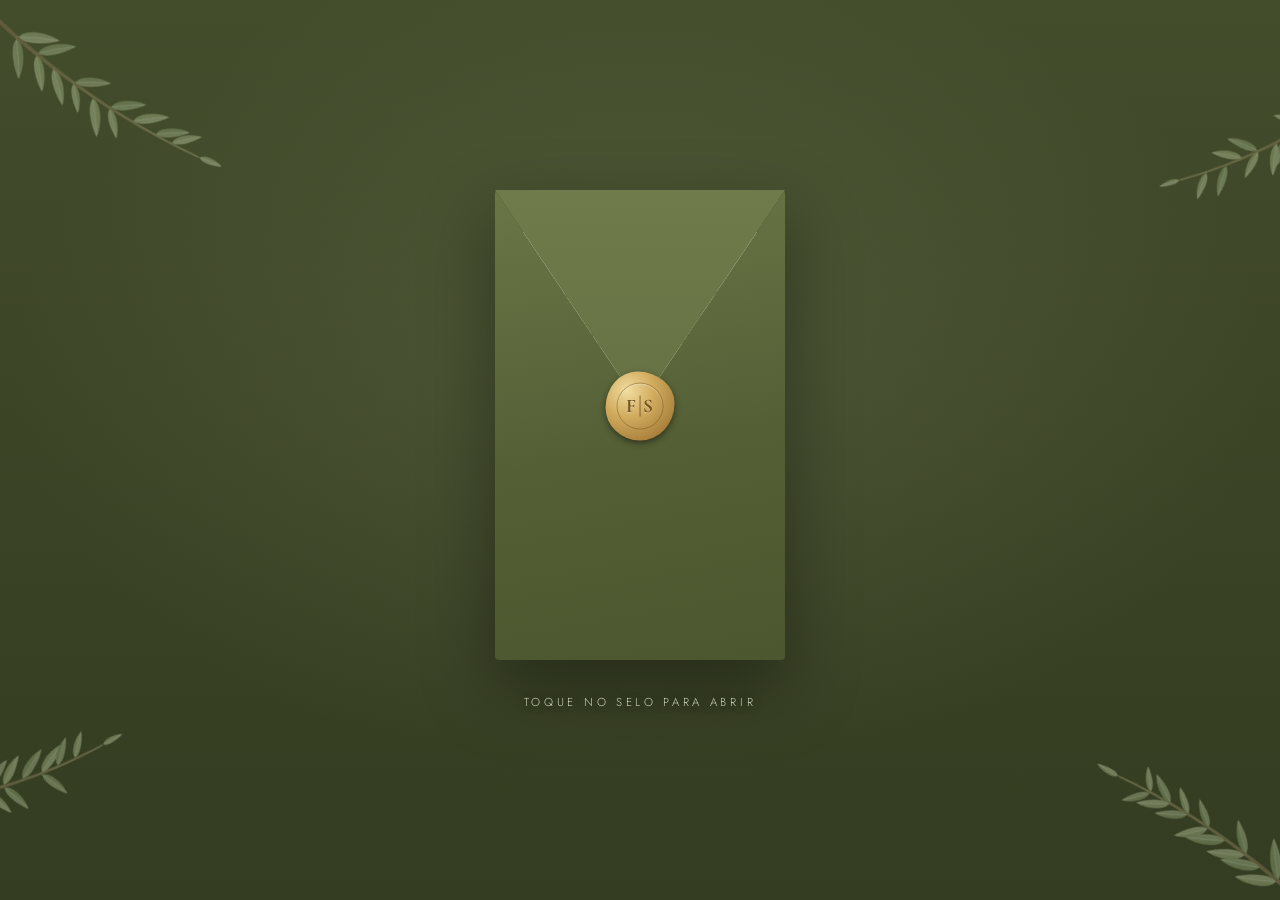
<file: index.html>
<!DOCTYPE html>
<html lang="pt-BR">
<head>
  <meta charset="utf-8">
  <meta name="viewport" content="width=device-width, initial-scale=1, viewport-fit=cover">
  <title>Fernando &amp; Sthefany — Convite de Casamento</title>
  <meta name="description" content="Você é nosso convidado! Confirme sua presença no casamento de Fernando e Sthefany.">
  <meta name="theme-color" content="#4a5330">
  <meta property="og:title" content="Fernando & Sthefany — Convite de Casamento">
  <meta property="og:description" content="Abra o convite e confirme sua presença.">
  <meta name="robots" content="noindex, nofollow">
  <link rel="preconnect" href="https://fonts.googleapis.com">
  <link rel="preconnect" href="https://fonts.gstatic.com" crossorigin>
  <link href="https://fonts.googleapis.com/css2?family=Cormorant+Garamond:ital,wght@0,400;0,500;0,600;1,400;1,500&family=EB+Garamond:wght@400;500&family=Jost:wght@300;400;500&family=Pinyon+Script&display=swap" rel="stylesheet">
  <link rel="stylesheet" href="css/style.css">
</head>
<body>

<!-- ============ 1. ENVELOPE ============ -->
<section id="envelope-screen" class="screen" aria-label="Convite fechado">
  <div class="leaves-bg" data-branches="env"></div>

  <div class="envelope" id="envelope">
    <div class="env-back"></div>
    <div class="env-card">
      <span class="ec-small">Convite de casamento</span>
      <span class="ec-name">Fernando</span>
      <span class="ec-amp">&amp;</span>
      <span class="ec-name">Sthefany</span>
    </div>
    <div class="env-front"></div>
    <div class="env-flap"></div>
    <button class="seal" id="seal" type="button" aria-label="Abrir o convite">
      <span class="seal-ring"></span>
      <span class="seal-mono"><b>F</b><i></i><b>S</b></span>
    </button>
  </div>
  <p class="env-hint" id="env-hint">Toque no selo para abrir</p>
</section>

<!-- ============ 2. FOTOS ============ -->
<section id="intro-screen" class="screen" hidden aria-label="Abertura">
  <div class="slides" id="slides"></div>
  <div class="intro-veil"></div>
  <div class="intro-names"><span>Fernando</span><i>&amp;</i><span>Sthefany</span></div>
  <button class="skip" id="skip" type="button">Pular</button>
</section>

<!-- ============ 3. CONVITE ============ -->
<main id="invite" hidden>
  <article class="card">
    <div class="leaf twig" data-twig="tl"></div>
    <div class="leaf twig" data-twig="tr"></div>
    <div class="leaf twig" data-twig="bl"></div>

    <div class="card-inner">
      <h1 class="names rise" style="--d:1">
        <span>Fernando</span>
        <em>&amp;</em>
        <span>Sthefany</span>
      </h1>

      <p class="phrase rise" id="phrase" style="--d:2"></p>

      <div class="ornament rise" style="--d:3" aria-hidden="true"><i></i><svg viewBox="0 0 24 24"><path d="M12 3c2 3 2 6 0 9-2-3-2-6 0-9Zm0 9c3 0 6 1 9 3-3 2-6 3-9 0Zm0 0c-3 0-6 1-9 3 3 2 6 3 9 0Z"/></svg><i></i></div>

      <div class="when rise" style="--d:3">
        <p class="when-date" id="when-date"></p>
        <p class="when-time" id="when-time"></p>
      </div>

      <div class="countdown rise" id="countdown" style="--d:4" aria-label="Contagem regressiva"></div>

      <p class="verse rise" style="--d:4"><span id="verse"></span><small id="verse-ref"></small></p>

      <nav class="actions rise" style="--d:5" aria-label="Ações do convite">
        <button class="act" data-open="local" type="button">
          <svg viewBox="0 0 24 24"><path d="M12 21s7-6.2 7-11.5A7 7 0 0 0 5 9.5C5 14.800 12 21 12 21Z"/><circle cx="12" cy="9.5" r="2.5"/></svg>
          <span>Como chegar</span>
        </button>
        <button class="act" data-open="info" type="button">
          <svg viewBox="0 0 24 24"><path d="M12 12c0-3-2-5-5-5 0 3 2 5 5 5Zm0 0c0-3 2-5 5-5 0 3-2 5-5 5Zm0 0c-3 0-5 2-5 5 3 0 5-2 5-5Zm0 0c3 0 5 2 5 5-3 0-5-2-5-5Z"/></svg>
          <span>Informações úteis</span>
        </button>
      </nav>

      <button class="cta rise" style="--d:6" data-open="rsvp" type="button">Confirmar presença</button>
      <p class="deadline rise" style="--d:6" id="deadline" hidden></p>

      <p class="foot rise" style="--d:7">Com amor, <span>Fernando &amp; Sthefany</span></p>
    </div>
  </article>

  <button class="music" id="music" type="button" hidden aria-label="Música" aria-pressed="false">
    <svg viewBox="0 0 24 24"><path d="M9 18V6l10-2v12"/><circle cx="6.500" cy="18" r="2.500"/><circle cx="16.500" cy="16" r="2.500"/></svg>
  </button>
</main>

<!-- ============ PAINÉIS (bottom sheets) ============ -->
<div class="sheet" id="sheet" hidden>
  <div class="sheet-backdrop" data-close></div>
  <section class="sheet-panel" role="dialog" aria-modal="true" aria-labelledby="sheet-title">
    <div class="sheet-grab"></div>
    <button class="sheet-x" type="button" data-close aria-label="Fechar">
      <svg viewBox="0 0 24 24"><path d="M6 6l12 12M18 6 6 18"/></svg>
    </button>
    <div id="sheet-body"></div>
  </section>
</div>

<div class="toast" id="toast" role="status" aria-live="polite"></div>

<script src="js/config.js"></script>
<script src="js/ramos.js"></script>
<script src="js/app.js"></script>
</body>
</html>
</file>
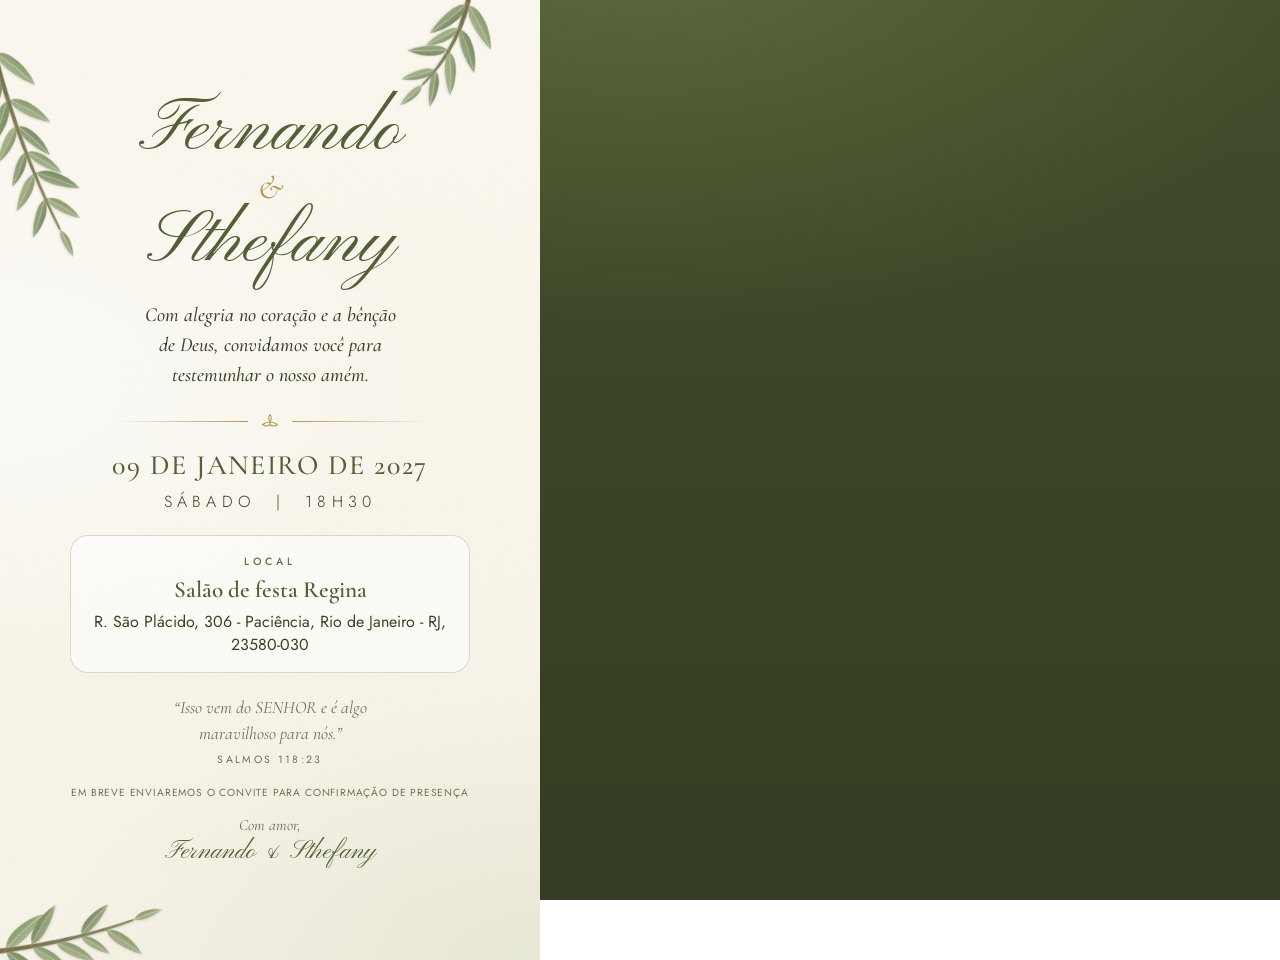
<file: convite-estatico.html>
<!DOCTYPE html>
<html lang="pt-BR">
<head>
  <meta charset="utf-8">
  <title>Convite estático — gera o convite-casamento.png</title>
  <meta name="robots" content="noindex, nofollow">
  <link rel="preconnect" href="https://fonts.googleapis.com">
  <link rel="preconnect" href="https://fonts.gstatic.com" crossorigin>
  <link href="https://fonts.googleapis.com/css2?family=Cormorant+Garamond:ital,wght@0,400;0,500;0,600;1,400;1,500&family=Jost:wght@300;400;500&family=Pinyon+Script&display=swap" rel="stylesheet">
  <link rel="stylesheet" href="css/style.css">
  <style>
    /* Versão para imagem (formato 9:16, ex.: 540x960 a 2x = 1080x1920). Reaproveita o visual do convite. */
    html, body { height: 960px; width: 540px; overflow: hidden; margin: 0; }
    .card { max-width: none; width: 540px; height: 960px; min-height: 0; border-radius: 0; box-shadow: none; display: flex; flex-direction: column; justify-content: center; }
    .card-inner { padding: 70px 44px 70px; }
    .names span { font-size: 4.7rem; }
    .names em { font-size: 2.1rem; }
    .phrase { font-size: 1.25rem; max-width: 30ch; margin-top: 18px; }
    .ornament { margin: 22px auto 18px; }
    .when-date { font-size: 1.75rem; }
    .when-time { font-size: 1rem; margin-top: 10px; }
    .local { margin: 22px auto 0; padding: 18px 20px 16px; max-width: 400px; border: 1px solid var(--line); border-radius: 18px; background: rgba(255,255,255,.55); }
    .local small { display: block; font: 500 .66rem var(--sans); letter-spacing: .38em; text-transform: uppercase; color: var(--olive-600); }
    .local b { display: block; margin-top: 8px; font: 600 1.45rem/1.2 var(--serif); color: var(--olive-700); }
    .local p { margin: 6px 0 0; font: 400 1rem/1.4 var(--sans); color: var(--ink); }
    .verse { font-size: 1.1rem; margin-top: 22px; }
    .soon { margin: 18px 0 0; font: 400 .64rem var(--sans); letter-spacing: .08em; text-transform: uppercase; color: var(--ink-soft); }
    .foot { margin-top: 16px; }
    .when-time b { font-weight: inherit; letter-spacing: inherit; text-transform: inherit; }
    .twig { position: absolute; z-index: 0; pointer-events: none; }
    .twig svg { display: block; overflow: visible; }
  </style>
</head>
<body>
<main>
  <article class="card">
    <div class="twig" id="twig-tl"></div><div class="twig" id="twig-tr"></div><div class="twig" id="twig-bl"></div>

    <div class="card-inner">
      <h1 class="names"><span id="noivo"></span><em>&amp;</em><span id="noiva"></span></h1>
      <p class="phrase" id="phrase"></p>
      <div class="ornament" aria-hidden="true"><i></i><svg viewBox="0 0 24 24"><path d="M12 3c2 3 2 6 0 9-2-3-2-6 0-9Zm0 9c3 0 6 1 9 3-3 2-6 3-9 0Zm0 0c-3 0-6 1-9 3 3 2 6 3 9 0Z"/></svg><i></i></div>
      <div class="when"><p class="when-date" id="when-date"></p><p class="when-time" id="when-time"></p></div>
      <div class="local"><small>Local</small><b id="local-nome"></b><p id="local-end"></p></div>
      <p class="verse"><span id="verse"></span><small id="verse-ref"></small></p>
      <p class="soon">Em breve enviaremos o convite para confirmação de presença</p>
      <p class="foot">Com amor, <span id="foot-nomes"></span></p>
    </div>
  </article>
</main>

<script src="js/config.js"></script>
<script>
(() => {
  "use strict";
  const C = window.CONVITE;
  const $ = (s) => document.querySelector(s);
  function rng(seed) { // mulberry32
    return () => { seed |= 0; seed = (seed + 0x6d2b79f5) | 0; let t = Math.imul(seed ^ (seed >>> 15), 1 | seed); t = (t + Math.imul(t ^ (t >>> 7), 61 | t)) ^ t; return ((t ^ (t >>> 14)) >>> 0) / 4294967296; };
  }

  /* Ramo de oliveira, em versão limpa: talo fino, folhas estreitas e pontudas em verde-oliva
     acinzentado, nervura central clara  */
  function eucalipto(id, seed, len, pairs, bend) {
    const r = rng(seed), f = (n) => n.toFixed(1);
    const P0 = [0, 0], C1 = [len * 0.5, len * bend], P1 = [len, len * 0.08];
    const pt = (t) => [(1 - t) ** 2 * P0[0] + 2 * (1 - t) * t * C1[0] + t * t * P1[0], (1 - t) ** 2 * P0[1] + 2 * (1 - t) * t * C1[1] + t * t * P1[1]];
    const tan = (t) => Math.atan2(2 * (1 - t) * (C1[1] - P0[1]) + 2 * t * (P1[1] - C1[1]), 2 * (1 - t) * (C1[0] - P0[0]) + 2 * t * (P1[0] - C1[0]));
    const deg = (a) => (a * 180) / Math.PI;

    // folha de oliveira: lanceolada, ponta fina, levemente curvada; s = tamanho, a = direção em graus
    const leaf = (x, y, a, s, tone) => `<g transform="translate(${f(x)} ${f(y)}) rotate(${f(a)})">
      <path d="M0 0 L${f(s * 0.2)} 0" stroke="#8a8a62" stroke-width="1" stroke-linecap="round"/>
      <g transform="translate(${f(s * 0.18)} 0)">
        <path d="M0 0 C${f(s * 0.3)} ${f(-s * 0.5)} ${f(s * 1.7)} ${f(-s * 0.46)} ${f(s * 2.6)} ${f(s * 0.1)} C${f(s * 1.7)} ${f(s * 0.4)} ${f(s * 0.3)} ${f(s * 0.46)} 0 0Z" fill="url(#${id}g${tone})"/>
        <path d="M${f(s * 0.08)} 0 Q${f(s * 1.3)} ${f(-s * 0.04)} ${f(s * 2.45)} ${f(s * 0.09)}" fill="none" stroke="#f1f4e6" stroke-opacity=".5" stroke-width=".8" stroke-linecap="round"/>
      </g></g>`;

    // talo fino e que afina para a ponta
    const N = 28, L = [], R = [];
    for (let i = 0; i <= N; i++) {
      const t = i / N, [x, y] = pt(t), a = tan(t), w = 2.1 * (1 - 0.7 * t) + 0.45;
      L.push([x - Math.sin(a) * w, y + Math.cos(a) * w]); R.push([x + Math.sin(a) * w, y - Math.cos(a) * w]);
    }
    const stem = `<path d="M${L.map((p) => f(p[0]) + " " + f(p[1])).join(" L")} L${R.reverse().map((p) => f(p[0]) + " " + f(p[1])).join(" L")}Z" fill="url(#${id}s)"/>`;

    // folhas em posições irregulares: ora par, ora folha solitária; tamanhos e ângulos variados
    let leaves = "", t = 0.12, n = 0;
    const gap = 22 / len; // espaço mínimo entre nós (evita sobreposição)
    while (t < 0.92) {
      const [x, y] = pt(t), a = deg(tan(t)), sz = 12.5 + 6.5 * (1 - t) + r() * 2.5;
      const modo = r();
      const lados = modo < 0.58 ? [-1, 1] : [modo < 0.79 ? -1 : 1];
      lados.forEach((side, k) => {
        const ang = a + side * (30 + r() * 28);
        leaves += leaf(x, y, ang, sz * (k ? 0.8 + r() * 0.18 : 0.94 + r() * 0.12), (n + k) % 2);
      });
      n++; t += gap + r() * 0.035;
    }
    const [tx, ty] = pt(1);
    leaves += leaf(tx, ty, deg(tan(1)) + (r() - 0.5) * 18, 11, 0);

    const defs = `<defs>
      <linearGradient id="${id}s" gradientUnits="userSpaceOnUse" x1="0" y1="0" x2="${len}" y2="0"><stop offset="0" stop-color="#76694a"/><stop offset="1" stop-color="#8a8a62"/></linearGradient>
      <linearGradient id="${id}g0" x1="0" y1="0" x2="0" y2="1"><stop offset="0" stop-color="#8b9b6d"/><stop offset="1" stop-color="#a8b48f"/></linearGradient>
      <linearGradient id="${id}g1" x1="0" y1="0" x2="0" y2="1"><stop offset="0" stop-color="#7a8c60"/><stop offset="1" stop-color="#9aa883"/></linearGradient>
      <filter id="${id}f" x="-20%" y="-20%" width="140%" height="140%"><feDropShadow dx=".4" dy="1" stdDeviation=".9" flood-color="#2f3a1c" flood-opacity=".14"/></filter>
    </defs>`;
    const ox = 40, oy = len * 0.45;
    return { ox, oy, svg: `<svg xmlns="http://www.w3.org/2000/svg" viewBox="${-ox} ${-oy} ${len + 100} ${len * 0.95}" width="${len + 100}" height="${len * 0.95}" aria-hidden="true">${defs}<g filter="url(#${id}f)">${stem}${leaves}</g></svg>` };
  }

  // x/y = onde o talo nasce (px do cartão 540x960); ang = direção do ramo
  const TWIGS = [
    { id: "tl", seed: 8,  len: 215, bend: 0.1,   x: -12, y: 26,  ang: 66 },   // desce pela borda esquerda
    { id: "tr", seed: 15, len: 105,  bend: -0.12, x: 470, y: -10, ang: 112 },  // pequeno, no topo direito
    { id: "bl", seed: 21, len: 150, bend: 0.1,   x: -14, y: 952, ang: -17 },  // ao longo do rodapé esquerdo
  ];
  TWIGS.forEach((t) => {
    const { ox, oy, svg } = eucalipto("e" + t.id, t.seed, t.len, 0, t.bend);
    const el = document.getElementById("twig-" + t.id);
    el.innerHTML = svg;
    Object.assign(el.style, { left: (t.x - ox) + "px", top: (t.y - oy) + "px", transformOrigin: ox + "px " + oy + "px", transform: `rotate(${t.ang}deg)` });
  });

  const when = new Date(C.data);
  const fmt = (o) => new Intl.DateTimeFormat("pt-BR", { timeZone: "America/Sao_Paulo", ...o }).format(when);
  const cap = (s) => s.charAt(0).toUpperCase() + s.slice(1);
  $("#noivo").textContent = C.noivo; $("#noiva").textContent = C.noiva;
  $("#foot-nomes").textContent = `${C.noivo} & ${C.noiva}`;
  $("#phrase").textContent = C.frase;
  $("#verse").textContent = C.versiculo; $("#verse-ref").textContent = C.versiculoRef || "";
  $("#when-date").textContent = `${fmt({ day: "2-digit" })} de ${fmt({ month: "long" })} de ${fmt({ year: "numeric" })}`;
  if (C.mostrarHorario) {
    const [hh, mm] = fmt({ hour: "2-digit", minute: "2-digit", hour12: false }).split(":");
    $("#when-time").innerHTML = `${cap(fmt({ weekday: "long" }))} &nbsp;|&nbsp; <b>${+hh}h${mm !== "00" ? mm : ""}</b>`;
  } else {
    $("#when-time").innerHTML = `${cap(fmt({ weekday: "long" }))} &nbsp;|&nbsp; Horário a confirmar`;
  }
  $("#local-nome").textContent = C.local.nome; $("#local-end").textContent = C.local.endereco;
})();
</script>
</body>
</html>
</file>
<file: css/style.css>
/* ==========================================================
   Convite — Fernando & Sthefany  ·  verde oliva & jardim
   ========================================================== */
:root {
  --olive-900: #343c21;
  --olive-800: #434c2b;
  --olive-700: #545f36;
  --olive-600: #667244;
  --sage-400: #9aa77c;
  --sage-200: #cfd6bb;
  --cream: #f7f3e8;
  --cream-2: #efe9d7;
  --paper: #fbf8f0;
  --ink: #3b4326;
  --ink-soft: #6c7355;
  --gold: #b8944f;
  --gold-light: #e3c986;
  --line: rgba(84, 95, 54, .22);

  --serif: "Cormorant Garamond", Georgia, serif;
  --sans: "Jost", system-ui, sans-serif;
  --script: "Pinyon Script", "Brush Script MT", cursive;
  --ease: cubic-bezier(.22, .8, .24, 1);
}

*, *::before, *::after { box-sizing: border-box; }
html { -webkit-text-size-adjust: 100%; }
body {
  margin: 0;
  min-height: 100dvh;
  font-family: var(--sans);
  color: var(--ink);
  background:
    radial-gradient(1200px 700px at 50% -10%, #5d6a3c 0%, transparent 60%),
    linear-gradient(180deg, var(--olive-800), var(--olive-900));
  background-attachment: fixed;
  -webkit-font-smoothing: antialiased;
}
button { font: inherit; color: inherit; cursor: pointer; }
button, a, label, .seg span { -webkit-tap-highlight-color: transparent; } /* sem o flash azul ao tocar no celular */
[hidden] { display: none !important; }
svg { display: block; }

/* ---------- telas ---------- */
.screen { position: fixed; inset: 0; overflow: hidden; transition: opacity .9s ease, visibility .9s; }
.screen.leaving { opacity: 0; visibility: hidden; pointer-events: none; }

.leaves-bg { position: absolute; inset: 0; pointer-events: none; }
.leaves-bg .b { position: absolute; opacity: .55; }

/* ==========================================================
   ENVELOPE
   ========================================================== */
#envelope-screen {
  display: flex; flex-direction: column; align-items: center; justify-content: center; gap: 34px;
  background:
    radial-gradient(900px 600px at 50% 40%, rgba(154,167,124,.18), transparent 70%),
    linear-gradient(180deg, var(--olive-800), var(--olive-900));
}

.envelope {
  --w: min(74vw, 290px);
  --h: calc(var(--w) * 1.62);
  position: relative; z-index: 2; width: var(--w); height: var(--h);
  perspective: 1400px;
  filter: drop-shadow(0 28px 36px rgba(0,0,0,.38));
  animation: float 5s ease-in-out infinite;
}
.envelope.open { animation: none; }
@keyframes float { 50% { transform: translateY(-8px); } }

.envelope > * { position: absolute; left: 0; width: 100%; }
.env-back  { inset: 0; background: var(--olive-900); border-radius: 4px; z-index: 1; }

.env-card {
  z-index: 2; left: 6%; width: 88%; bottom: 5%; height: 86%;
  background: linear-gradient(180deg, var(--paper), var(--cream-2));
  border-radius: 3px;
  display: flex; flex-direction: column; align-items: center; justify-content: flex-start;
  padding-top: 20%; text-align: center; color: var(--olive-700);
  transition: transform 1s var(--ease) 1.25s;
  box-shadow: 0 -2px 10px rgba(0,0,0,.12);
}
.ec-small { font: 500 .58rem/1 var(--sans); letter-spacing: .3em; text-transform: uppercase; color: var(--ink-soft); margin-bottom: 18px; }
.ec-name { font: 400 clamp(1.9rem, 9vw, 2.3rem)/1.05 var(--script); color: var(--olive-700); }
.ec-amp { font: italic 400 1.2rem var(--serif); color: var(--gold); margin: 2px 0; }

.env-front {
  z-index: 3; top: 0; height: 100%;
  background: linear-gradient(170deg, #6a7646 0%, var(--olive-700) 55%, #4d572f 100%);
  clip-path: polygon(0 0, 50% 46%, 100% 0, 100% 100%, 0 100%);
  border-radius: 4px;
}
/* sombra interna do bolso */
.env-front::after {
  content: ""; position: absolute; inset: 0;
  background:
    linear-gradient(to top right, transparent 49.6%, rgba(0,0,0,.14) 50%, transparent 50.6%) left bottom / 50% 54% no-repeat,
    linear-gradient(to top left, transparent 49.6%, rgba(0,0,0,.14) 50%, transparent 50.6%) right bottom / 50% 54% no-repeat;
  opacity: .0;
}

.env-flap {
  z-index: 4; top: 0; height: 46%;
  background: linear-gradient(180deg, #6f7b4a, var(--olive-600));
  clip-path: polygon(0 0, 100% 0, 50% 100%);
  transform-origin: top center;
  transition: transform .95s var(--ease) .45s, z-index 0s .9s;
}
.envelope.open .env-flap { transform: rotateX(180deg); z-index: 1; background: var(--olive-800); }
.envelope.open .env-card { transform: translateY(-58%); }

/* selo de cera */
.seal {
  z-index: 6; left: 50%; top: 46%; width: 21%; aspect-ratio: 1;
  transform: translate(-50%, -50%);
  border: 0; border-radius: 50%; padding: 0;
  background:
    radial-gradient(circle at 32% 28%, #f2dd9f 0%, #d1ac5f 38%, #a9803b 78%, #8f6a2c 100%);
  box-shadow: 0 4px 10px rgba(0,0,0,.4), inset 0 -3px 5px rgba(0,0,0,.22), inset 0 2px 3px rgba(255,255,255,.45);
  display: grid; place-items: center;
  transition: transform .6s var(--ease), opacity .5s ease;
  animation: pulse 2.4s ease-in-out infinite;
}
.seal::before { /* borda irregular de cera */
  content: ""; position: absolute; inset: -4px; border-radius: 46% 54% 50% 50% / 52% 46% 54% 48%;
  background: inherit; z-index: -1; filter: drop-shadow(0 2px 3px rgba(0,0,0,.3));
}
.seal-ring { position: absolute; inset: 11%; border-radius: 50%; border: 1px solid rgba(110, 76, 20, .45); box-shadow: inset 0 1px 1px rgba(255,255,255,.35); }
.seal-mono { display: flex; align-items: center; gap: 3px; font: 600 clamp(.95rem, 4.6vw, 1.2rem)/1 var(--serif); color: rgba(96, 64, 14, .85); text-shadow: 0 1px 0 rgba(255,255,255,.35); }
.seal-mono i { width: 1px; height: 1.1em; background: rgba(96,64,14,.7); }
@keyframes pulse { 50% { transform: translate(-50%, -50%) scale(1.07); } }
.envelope.open .seal { animation: none; opacity: 0; transform: translate(-50%, -50%) scale(1.5) rotate(8deg); pointer-events: none; }

.env-hint { position: relative; z-index: 2; text-shadow: 0 1px 8px rgba(30,36,18,.9); margin: 0; font: 300 .72rem var(--sans); letter-spacing: .32em; text-transform: uppercase; color: var(--sage-200); animation: blink 2.4s ease-in-out infinite; }
@keyframes blink { 50% { opacity: .4; } }

/* ==========================================================
   FOTOS
   ========================================================== */
#intro-screen { background: #000; }
.slides, .slide { position: absolute; inset: 0; }
.slide {
  background-size: cover; background-position: center; opacity: 0; transform: scale(1.08);
  transition: opacity 1.2s ease, transform 5s linear;
}
.slide.on { opacity: 1; transform: scale(1); }
.intro-veil { position: absolute; inset: 0; background: linear-gradient(180deg, rgba(40,48,25,.35), transparent 35%, transparent 55%, rgba(40,48,25,.7)); }
.intro-names { position: absolute; left: 0; right: 0; bottom: 12%; text-align: center; color: #fff; display: flex; flex-direction: column; align-items: center; text-shadow: 0 2px 18px rgba(0,0,0,.45); }
.intro-names span { font: 400 clamp(2.6rem, 12vw, 3.6rem)/1.05 var(--script); }
.intro-names i { font: italic 400 1.4rem var(--serif); color: var(--gold-light); }
.skip { position: absolute; top: max(18px, env(safe-area-inset-top)); right: 18px; border: 1px solid rgba(255,255,255,.55); background: rgba(0,0,0,.18); color: #fff; padding: 8px 16px; border-radius: 99px; font: 400 .7rem var(--sans); letter-spacing: .2em; text-transform: uppercase; backdrop-filter: blur(6px); }

/* ==========================================================
   CONVITE (cartão)
   ========================================================== */
#invite { min-height: 100dvh; display: flex; justify-content: center; align-items: flex-start; padding: 0; }
@media (min-width: 560px) { #invite { padding: 36px 16px 48px; } }

.card {
  position: relative; width: 100%; max-width: 440px; overflow: hidden;
  background:
    radial-gradient(700px 420px at 100% 100%, rgba(207,214,187,.35), transparent 70%),
    radial-gradient(600px 380px at 0% 40%, rgba(255,255,255,.7), transparent 70%),
    linear-gradient(180deg, var(--paper), var(--cream));
  box-shadow: 0 40px 80px rgba(0,0,0,.4);
  min-height: 100dvh;
}
@media (min-width: 560px) { .card { border-radius: 30px; min-height: 0; } }

.card::before { /* textura de papel sutil */
  content: ""; position: absolute; inset: 0; pointer-events: none; opacity: .5; mix-blend-mode: multiply;
  background-image: url("data:image/svg+xml;utf8,<svg xmlns='http://www.w3.org/2000/svg' width='160' height='160'><filter id='n'><feTurbulence type='fractalNoise' baseFrequency='.9' numOctaves='2' stitchTiles='stitch'/><feColorMatrix values='0 0 0 0 .45  0 0 0 0 .42  0 0 0 0 .3  0 0 0 .09 0'/></filter><rect width='100%' height='100%' filter='url(%23n)'/></svg>");
}

.leaf { position: absolute; pointer-events: none; z-index: 0; }
.leaf svg { width: 100%; height: auto; overflow: visible; }
.twig svg { display: block; width: auto; height: auto; }

.card-inner { position: relative; z-index: 1; padding: clamp(64px, 18vw, 92px) 30px 40px; text-align: center; }

.eyebrow { margin: 0 0 6px; font: 500 .66rem var(--sans); letter-spacing: .42em; text-transform: uppercase; color: var(--olive-600); }

.names { margin: 0; font-weight: 400; display: flex; flex-direction: column; align-items: center; color: var(--olive-700); }
.names span { font: 400 clamp(3.4rem, 17vw, 4.5rem)/1.02 var(--script); }
.names em { font: italic 400 1.8rem/1 var(--serif); color: var(--gold); margin: 2px 0 0; }

.greeting { margin: 18px auto 0; padding: 7px 16px; display: inline-block; border: 1px solid var(--line); border-radius: 99px; font: 400 .74rem var(--sans); letter-spacing: .1em; color: var(--olive-700); background: rgba(255,255,255,.5); }
.greeting b { font-weight: 500; }

.phrase { margin: 20px auto 0; max-width: 28ch; font: italic 500 1.2rem/1.5 var(--serif); color: var(--ink); }

.ornament { display: flex; align-items: center; justify-content: center; gap: 12px; margin: 24px auto 20px; width: 70%; }
.ornament i { flex: 1; height: 1px; background: linear-gradient(90deg, transparent, var(--gold)); }
.ornament i:last-child { background: linear-gradient(270deg, transparent, var(--gold)); }
.ornament svg { width: 20px; height: 20px; fill: none; stroke: var(--gold); stroke-width: 1.3; stroke-linejoin: round; }

.when { margin: 0; }
.when-date { margin: 0; font: 500 clamp(1.05rem, 5.4vw, 1.5rem)/1.1 var(--serif); letter-spacing: .06em; text-transform: uppercase; color: var(--olive-700); white-space: nowrap; }
.when-time { margin: 8px 0 0; font: 300 .95rem var(--sans); letter-spacing: .32em; text-transform: uppercase; color: var(--ink); }
.when-time b { font-weight: inherit; letter-spacing: inherit; text-transform: inherit; }

.countdown { display: flex; justify-content: center; gap: 8px; margin: 24px 0 0; }
.cd { min-width: 62px; padding: 10px 6px 8px; border: 1px solid var(--line); border-radius: 14px; background: rgba(255,255,255,.55); }
.cd b { display: block; font: 500 1.5rem/1 var(--serif); color: var(--olive-700); font-variant-numeric: tabular-nums; }
.cd small { display: block; margin-top: 5px; font: 400 .58rem var(--sans); letter-spacing: .2em; text-transform: uppercase; color: var(--ink-soft); }

.verse { margin: 26px auto 0; max-width: 30ch; font: italic 400 1rem/1.5 var(--serif); color: var(--ink-soft); }
.verse small { display: block; margin-top: 4px; font: 400 .66rem var(--sans); font-style: normal; letter-spacing: .22em; text-transform: uppercase; }

/* botões de ação */
.actions { display: flex; flex-direction: column; align-items: center; gap: 10px; margin: 30px 0 0; }
.act {
  display: flex; flex-direction: row; justify-content: center; align-items: center; gap: 10px;
  padding: 13px 28px; min-width: min(220px, 100%); max-width: 100%; margin-inline: auto; border: 1px solid var(--line); border-radius: 16px;
  background: linear-gradient(180deg, rgba(255,255,255,.75), rgba(247,243,232,.6));
  color: var(--olive-700); transition: transform .25s var(--ease), box-shadow .25s, border-color .25s;
  box-shadow: 0 6px 16px -10px rgba(52,60,33,.5);
}
.act:hover, .act:focus-visible { transform: translateY(-3px); border-color: var(--olive-600); box-shadow: 0 12px 22px -12px rgba(52,60,33,.55); outline: none; }
.act:active { transform: translateY(0) scale(.97); }
.act svg { width: 26px; height: 26px; fill: none; stroke: currentColor; stroke-width: 1.4; stroke-linecap: round; stroke-linejoin: round; }
.act span { font: 500 .68rem/1.25 var(--sans); letter-spacing: .03em; text-transform: uppercase; color: var(--ink); }

.cta {
  width: 100%; margin-top: 22px; padding: 16px 20px; border: 0; border-radius: 99px;
  font: 500 .76rem var(--sans); letter-spacing: .3em; text-transform: uppercase; color: #fbf8f0;
  background: linear-gradient(180deg, var(--olive-600), var(--olive-800));
  box-shadow: 0 14px 24px -12px rgba(52,60,33,.8), inset 0 1px 0 rgba(255,255,255,.18);
  transition: transform .25s var(--ease), box-shadow .25s;
}
.cta:hover { transform: translateY(-2px); box-shadow: 0 18px 28px -12px rgba(52,60,33,.85), inset 0 1px 0 rgba(255,255,255,.18); }
.cta:active { transform: scale(.98); }
.deadline { margin: 12px 0 0; font: 400 .72rem var(--sans); letter-spacing: .12em; color: var(--ink-soft); }
.foot { margin: 34px 0 0; font: italic 400 .98rem var(--serif); color: var(--ink-soft); }
.foot span { display: block; margin-top: 2px; font: 400 1.6rem/1.2 var(--script); font-style: normal; color: var(--olive-700); }

/* entrada escalonada */
.rise { opacity: 0; transform: translateY(18px); }
#invite.show .rise { animation: rise .9s var(--ease) forwards; animation-delay: calc(var(--d) * .13s + .1s); }
@keyframes rise { to { opacity: 1; transform: none; } }
#invite .leaf { opacity: 0; transition: opacity 1.6s ease .2s; }
#invite.show .leaf { opacity: 1; }

/* música */
.music { position: fixed; right: 16px; bottom: calc(16px + env(safe-area-inset-bottom)); z-index: 20; width: 44px; height: 44px; border-radius: 50%; border: 1px solid var(--line); background: rgba(251,248,240,.92); color: var(--olive-700); display: grid; place-items: center; box-shadow: 0 8px 18px rgba(0,0,0,.25); backdrop-filter: blur(6px); }
.music svg { width: 20px; height: 20px; fill: none; stroke: currentColor; stroke-width: 1.5; stroke-linecap: round; stroke-linejoin: round; }
.music[aria-pressed="false"]::after { content: ""; position: absolute; width: 26px; height: 1.5px; background: currentColor; transform: rotate(-45deg); }

/* ==========================================================
   PAINÉIS
   ========================================================== */
.sheet { position: fixed; inset: 0; z-index: 50; display: flex; align-items: flex-end; justify-content: center; }
.sheet-backdrop { position: absolute; inset: 0; background: rgba(36,42,22,.6); backdrop-filter: blur(4px); animation: fade .35s ease both; }
.sheet-panel {
  position: relative; width: 100%; max-width: 480px; max-height: 92dvh; overflow-y: auto; overscroll-behavior: contain;
  background: linear-gradient(180deg, var(--paper), var(--cream)); border-radius: 28px 28px 0 0;
  padding: 14px 26px calc(30px + env(safe-area-inset-bottom));
  animation: slideup .5s var(--ease) both; box-shadow: 0 -20px 50px rgba(0,0,0,.3);
}
@media (min-width: 560px) { .sheet { align-items: center; } .sheet-panel { border-radius: 28px; max-height: 88dvh; } }
.sheet.closing .sheet-panel { animation: slidedown .3s ease both; }
.sheet.closing .sheet-backdrop { animation: fadeout .3s ease both; }
@keyframes slideup { from { transform: translateY(40px); opacity: 0; } }
@keyframes slidedown { to { transform: translateY(40px); opacity: 0; } }
@keyframes fade { from { opacity: 0; } }
@keyframes fadeout { to { opacity: 0; } }
.sheet-grab { width: 42px; height: 4px; border-radius: 4px; background: var(--sage-200); margin: 0 auto 8px; }
.sheet-x { position: absolute; top: 16px; right: 16px; width: 40px; height: 40px; border: 0; border-radius: 50%; background: rgba(84,95,54,.08); display: grid; place-items: center; }
.sheet-x svg { width: 18px; height: 18px; fill: none; stroke: var(--olive-700); stroke-width: 1.6; stroke-linecap: round; }

.sh-head { text-align: center; padding: 12px 0 18px; }
.sh-head .eyebrow { margin-bottom: 4px; }
.sh-head h2 { margin: 0; font: 400 2.5rem/1.1 var(--script); color: var(--olive-700); }
.sh-head p { margin: 10px auto 0; max-width: 34ch; font: italic 400 1.05rem/1.45 var(--serif); color: var(--ink-soft); }

.block { margin: 14px 0; padding: 16px 18px; border: 1px solid var(--line); border-radius: 16px; background: rgba(255,255,255,.55); }
.block h3 { margin: 0 0 6px; font: 500 .68rem var(--sans); letter-spacing: .26em; text-transform: uppercase; color: var(--olive-600); }
.block p { margin: 0; font: 500 1.12rem/1.45 var(--serif); }
.block p.muted { font: 400 .98rem/1.45 var(--serif); color: var(--ink-soft); margin-top: 4px; }
.block p.when-line { font-family: "EB Garamond", var(--serif); font-variant-numeric: lining-nums; font-feature-settings: "lnum" 1; } /* números todos do mesmo tamanho */

.btn-row { display: flex; gap: 10px; margin-top: 16px; flex-wrap: wrap; }
.btn { flex: 1; min-width: 130px; text-align: center; text-decoration: none; padding: 13px 16px; border-radius: 99px; border: 1px solid var(--olive-600); background: transparent; color: var(--olive-700); font: 500 .7rem var(--sans); letter-spacing: .2em; text-transform: uppercase; transition: background .2s, color .2s, transform .2s; }
.btn:hover { background: var(--olive-700); color: #fff; }
.btn:active { transform: scale(.98); }
.btn.solid { background: linear-gradient(180deg, var(--olive-600), var(--olive-800)); color: #fff; border-color: transparent; box-shadow: 0 12px 22px -12px rgba(52,60,33,.8); }
.btn.solid:hover { filter: brightness(1.08); }
.btn[disabled] { opacity: .6; pointer-events: none; }

.pix { display: flex; align-items: center; gap: 10px; margin-top: 8px; padding: 10px 10px 10px 14px; border-radius: 12px; background: var(--cream-2); font: 400 .95rem var(--sans); word-break: break-all; }
.pix span { flex: 1; }
.pix button { flex: none; border: 0; background: var(--olive-700); color: #fff; padding: 8px 14px; border-radius: 99px; font: 500 .64rem var(--sans); letter-spacing: .16em; text-transform: uppercase; }

/* ---------- formulário RSVP ---------- */
.form { display: grid; gap: 14px; }
.people { display: grid; gap: 10px; }
.person { padding: 12px; border: 1px solid var(--line); border-radius: 16px; background: rgba(255,255,255,.6); display: grid; gap: 10px; }
.person-top { display: flex; gap: 8px; align-items: center; }
.person-top input { flex: 1; }
.rm { flex: none; width: 40px; height: 40px; border-radius: 50%; border: 0; background: rgba(84,95,54,.08); color: var(--olive-700); font-size: 1.1rem; line-height: 1; }
.person-opts { display: flex; gap: 10px; align-items: center; justify-content: space-between; flex-wrap: wrap; }

.seg { display: inline-flex; padding: 3px; border-radius: 99px; background: var(--cream-2); }
.seg label { cursor: pointer; }
.seg input { position: absolute; opacity: 0; pointer-events: none; }
.seg span { display: block; padding: 8px 14px; border-radius: 99px; font: 500 .66rem var(--sans); letter-spacing: .14em; text-transform: uppercase; color: var(--ink-soft); transition: background .2s, color .2s; }
.seg input:checked + span { background: var(--olive-700); color: #fff; }
.seg input:focus-visible + span { outline: 2px solid var(--gold); outline-offset: 2px; }
.seg .no input:checked + span { background: #8a6f5a; }

.chk { display: inline-flex; align-items: center; gap: 7px; font: 400 .82rem var(--sans); color: var(--ink-soft); cursor: pointer; }
.chk input { accent-color: var(--olive-700); width: 17px; height: 17px; }

.field { display: grid; gap: 6px; }
.field > label { font: 500 .62rem var(--sans); letter-spacing: .24em; text-transform: uppercase; color: var(--olive-600); }
input[type="text"], input[type="tel"], textarea {
  width: 100%; padding: 13px 14px; border: 1px solid var(--line); border-radius: 12px; background: #fff;
  font: 400 1rem var(--sans); color: var(--ink); transition: border-color .2s, box-shadow .2s;
}
textarea { resize: vertical; min-height: 82px; font-family: var(--sans); }
input:focus, textarea:focus { outline: none; border-color: var(--olive-600); box-shadow: 0 0 0 3px rgba(102,114,68,.18); }
::placeholder { color: #a5a98f; }

.add { border: 1px dashed var(--olive-600); background: transparent; color: var(--olive-700); padding: 11px; border-radius: 14px; font: 500 .66rem var(--sans); letter-spacing: .2em; text-transform: uppercase; }
.add:hover { background: rgba(102,114,68,.08); }
.note { text-align: center; font: 400 .78rem/1.4 var(--sans); color: var(--ink-soft); margin: 0; }
.err { margin: 0; padding: 10px 14px; border-radius: 12px; background: #f6e4dc; color: #7b3a22; font: 400 .88rem/1.4 var(--sans); }
.already { margin: 0 0 4px; padding: 10px 14px; border-radius: 12px; background: var(--cream-2); color: var(--olive-700); font: 400 .85rem/1.4 var(--sans); text-align: center; }
.demo-tag { margin: 4px 0 0; padding: 10px 12px; border-radius: 12px; border: 1px dashed var(--gold); color: #7d6430; background: #fbf3dc; font: 400 .76rem/1.4 var(--sans); }
.demo-tag details { margin-top: 6px; }
.demo-tag pre { margin: 6px 0 0; white-space: pre-wrap; font: 400 .72rem/1.4 ui-monospace, monospace; max-height: 140px; overflow: auto; }

.loading { display: grid; place-items: center; gap: 12px; padding: 50px 0; color: var(--ink-soft); font: italic 1.05rem var(--serif); }
.spin { width: 28px; height: 28px; border-radius: 50%; border: 2px solid var(--sage-200); border-top-color: var(--olive-700); animation: rot .8s linear infinite; }
.btn .spin { display: inline-block; width: 14px; height: 14px; vertical-align: -2px; margin-right: 8px; border-color: rgba(255,255,255,.4); border-top-color: #fff; }
@keyframes rot { to { transform: rotate(360deg); } }

.done { text-align: center; padding: 10px 0 0; }
.done .check { width: 70px; height: 70px; margin: 8px auto 6px; border-radius: 50%; background: var(--olive-700); display: grid; place-items: center; animation: pop .6s var(--ease) both; }
.done .check svg { width: 34px; height: 34px; fill: none; stroke: #fff; stroke-width: 2.2; stroke-linecap: round; stroke-linejoin: round; stroke-dasharray: 40; stroke-dashoffset: 40; animation: draw .6s ease .35s forwards; }
@keyframes pop { from { transform: scale(.4); opacity: 0; } }
@keyframes draw { to { stroke-dashoffset: 0; } }
.done ul { list-style: none; margin: 16px 0 0; padding: 0; display: grid; gap: 6px; text-align: left; }
.done li { display: flex; justify-content: space-between; gap: 10px; padding: 10px 14px; border-radius: 12px; background: rgba(255,255,255,.6); border: 1px solid var(--line); font: 500 1.02rem var(--serif); }
.done li small { font: 500 .6rem var(--sans); letter-spacing: .16em; text-transform: uppercase; align-self: center; color: var(--olive-600); }
.done li.no small { color: #8a6f5a; }

.toast { position: fixed; left: 50%; bottom: calc(28px + env(safe-area-inset-bottom)); z-index: 90; transform: translate(-50%, 20px); opacity: 0; pointer-events: none; padding: 11px 20px; border-radius: 99px; background: var(--olive-900); color: #fff; font: 400 .85rem var(--sans); transition: .35s var(--ease); }
.toast.on { opacity: 1; transform: translate(-50%, 0); }

@media (max-width: 380px) {
  .card-inner { padding-left: 22px; padding-right: 22px; }
}
@media (prefers-reduced-motion: reduce) {
  *, *::before, *::after { animation-duration: .01ms !important; animation-iteration-count: 1 !important; transition-duration: .01ms !important; }
  .rise { opacity: 1; transform: none; }
}
</file>
